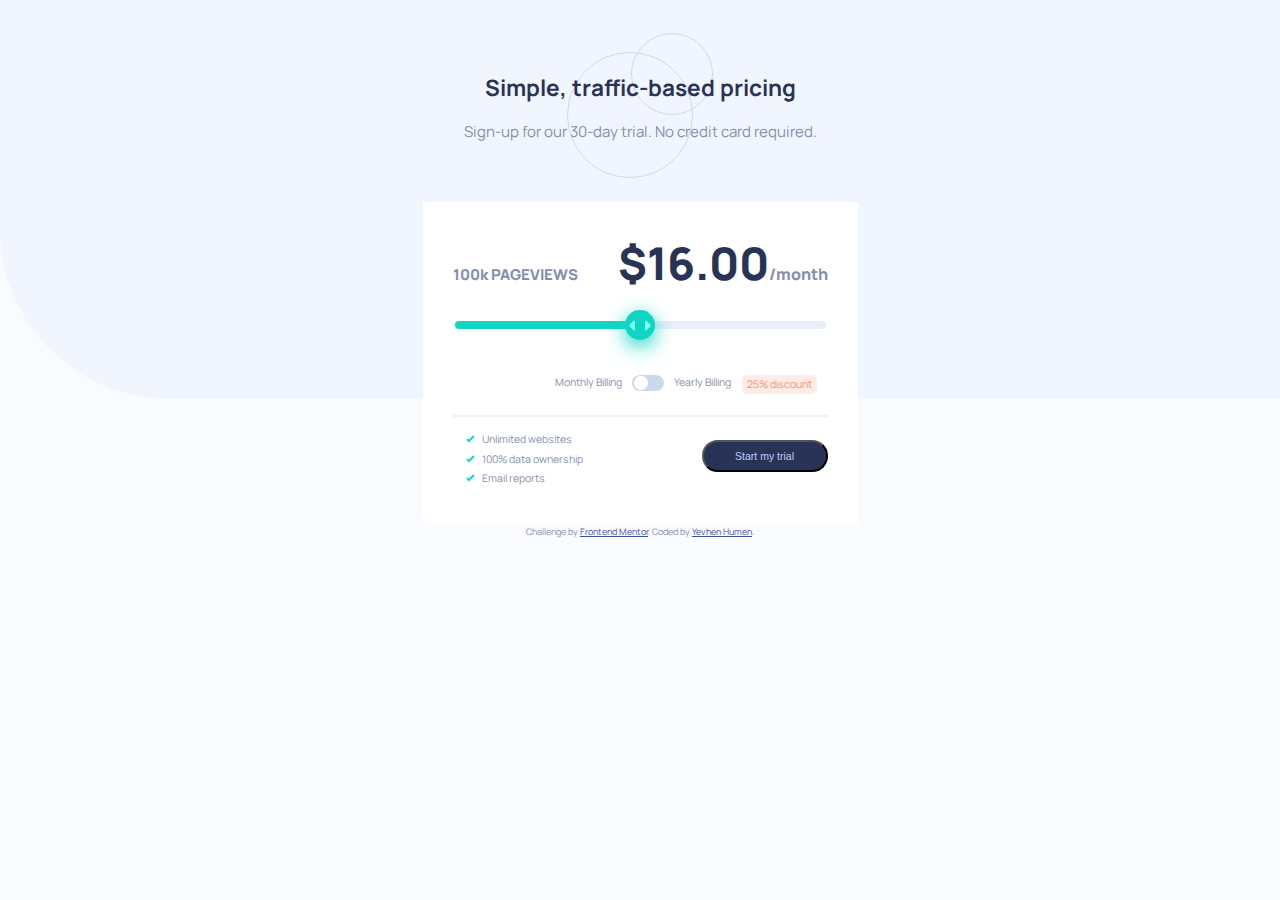
<file: index.html>
<!DOCTYPE html>
<html lang="en">
<head>
    <meta charset="UTF-8">
    <meta name="viewport" content="width=device-width, initial-scale=1.0">
    <!-- displays site properly based on user's device -->
    <link rel="preconnect" href="https://fonts.googleapis.com">
    <link rel="preconnect" href="https://fonts.gstatic.com" crossorigin>
    <link href="https://fonts.googleapis.com/css2?family=Manrope:wght@600;800&display=swap" rel="stylesheet">

    <link rel="icon" type="image/png" sizes="32x32" href="./images/favicon-32x32.png">
    <link rel="stylesheet" href="./style.css">

    <title>Frontend Mentor | Interactive pricing component</title>

</head>
<body>

<div class="header">
    <h2>Simple, traffic-based pricing</h2>

    <p>Sign-up for our 30-day trial. No credit card required.</p>
</div>
<div class="component">

    <div class="cost">
        <div><span id="pageview">100k </span> PAGEVIEWS</div>
        <div>$<span id="cost">16</span>.00<span>/month</span></div>
        <input type="range" name="slider" id="slider" step="25">
    </div>
    <div class="discount">
        Monthly Billing
        <label class="switch">
            <input type="checkbox">
            <span class="switcher"></span>
        </label>
        Yearly Billing
        <span class="discount-text"> 25% <span class="discount-hide">discount</span> </span>
    </div>
    <div class="footer">
        <ul>
            <li>Unlimited websites</li>
            <li>100% data ownership</li>
            <li>Email reports</li>
        </ul>
        <button type="submit">Start my trial</button>

    </div>
</div>


<div class="attribution">
    Challenge by <a href="https://www.frontendmentor.io?ref=challenge" target="_blank">Frontend Mentor</a>.
    Coded by <a href="#"> Yevhen Humen</a>.
</div>
<script src="./index.js"></script>
</body>
</html>
</file>
<file: style.css>
body {
  font-family: "Manrope", sans-serif;
  font-size: 15px;
  color: hsl(225, 20%, 60%);
  background: hsl(230, 100%, 99%) url(/images/bg-pattern.svg) no-repeat;
  background-size: contain;
}

.attribution {
  font-size: 0.6em;
  text-align: center;
}
.attribution a {
  color: hsl(228, 45%, 44%);
}

.header {
  text-align: center;
  background-image: url("./images/pattern-circles.svg");
  background-repeat: no-repeat;
  background-position: center;
  padding: 3em 0;
}
.header h2 {
  color: hsl(227, 35%, 25%);
}

.component {
  width: 375px;
  margin: 0 auto;
  padding: 30px;
  background: hsl(0, 0%, 100%);
}

.cost {
  font-weight: 800;
  font-stretch: extra-condensed;
  display: flex;
  flex-wrap: wrap;
  justify-content: space-between;
  align-items: baseline;
}
.cost > div, .cost input {
  margin-bottom: 25px;
}
.cost div:nth-child(2) {
  font-weight: 800;
  font-size: 3em;
  color: hsl(227, 35%, 25%);
}
.cost div:nth-child(2) span:last-child {
  font-size: initial;
  color: hsl(225, 20%, 60%);
}

input[type=range] {
  -webkit-appearance: none;
  width: 100%;
  height: 8px;
  display: flex;
  border-radius: 10px;
  background: linear-gradient(to right, hsl(174, 86%, 45%) 50%, hsl(224, 65%, 95%) 50%);
}

input[type=range]::-webkit-slider-thumb {
  height: 30px;
  width: 30px;
  -webkit-appearance: none;
  appearance: none;
  background-color: hsl(174, 86%, 45%);
  background-image: url("/images/icon-slider.svg");
  background-origin: content-box;
  background-position: center;
  background-repeat: no-repeat;
  border-radius: 50%;
  box-shadow: 0 6px 20px hsl(174, 86%, 45%);
}
input[type=range]::-webkit-slider-thumb:hover {
  cursor: pointer;
}
input[type=range]::-webkit-slider-thumb:active {
  cursor: grabbing;
}

.discount {
  display: flex;
  justify-content: flex-end;
  font-size: 0.7em;
  margin: 2em 0;
}
.discount .discount-text {
  margin: 0 1em;
  padding: 0.2em 0.5em;
  color: hsl(15, 100%, 70%);
  background: hsl(14, 92%, 95%);
  border-radius: 5px;
}

.switch {
  position: relative;
  display: inline-block;
  width: 3em;
  height: 1.5em;
  margin: 0 1em;
}
.switch input {
  display: none;
}

.switcher {
  position: absolute;
  cursor: pointer;
  top: 0;
  left: 0;
  right: 0;
  bottom: 0;
  background-color: hsl(223, 50%, 87%);
  border-radius: 1em;
}
.switcher:before {
  position: absolute;
  content: "";
  height: 1.3em;
  width: 1.3em;
  left: 0.2em;
  bottom: 0.1em;
  background-color: hsl(0, 0%, 100%);
  -webkit-transition: 0.4s;
  transition: 0.4s;
  border-radius: 50%;
}

input[type=checkbox]:checked + .switcher {
  background-color: hsl(174, 86%, 45%);
}

input[type=checkbox]:checked + .switcher:before {
  -webkit-transform: translateX(1.3em);
  -ms-transform: translateX(1.3em);
  transform: translateX(1.3em);
}

ul {
  list-style-image: url("./images/icon-check.svg");
  font-size: 0.7em;
  margin-left: -1em;
}
ul li {
  margin-top: 0.5em;
}

.footer {
  display: flex;
  justify-content: space-between;
  align-items: center;
  border-top: 2px solid hsl(224, 21%, 95%);
}
.footer button {
  font-size: 0.7em;
  height: 3em;
  padding: 0 3em;
  border-radius: 1.5em;
  color: hsl(226, 100%, 87%);
  background-color: hsl(227, 35%, 25%);
  cursor: pointer;
}

@media (max-width: 375px) {
  .component {
    width: 90%;
    padding: 5px;
  }
  .footer {
    flex-direction: column;
  }
  .discount-hide {
    display: none;
  }
  .cost {
    flex-direction: column;
    align-items: center;
  }
  .cost div:nth-child(2) {
    order: 5;
  }
}

/*# sourceMappingURL=style.css.map */
</file>
